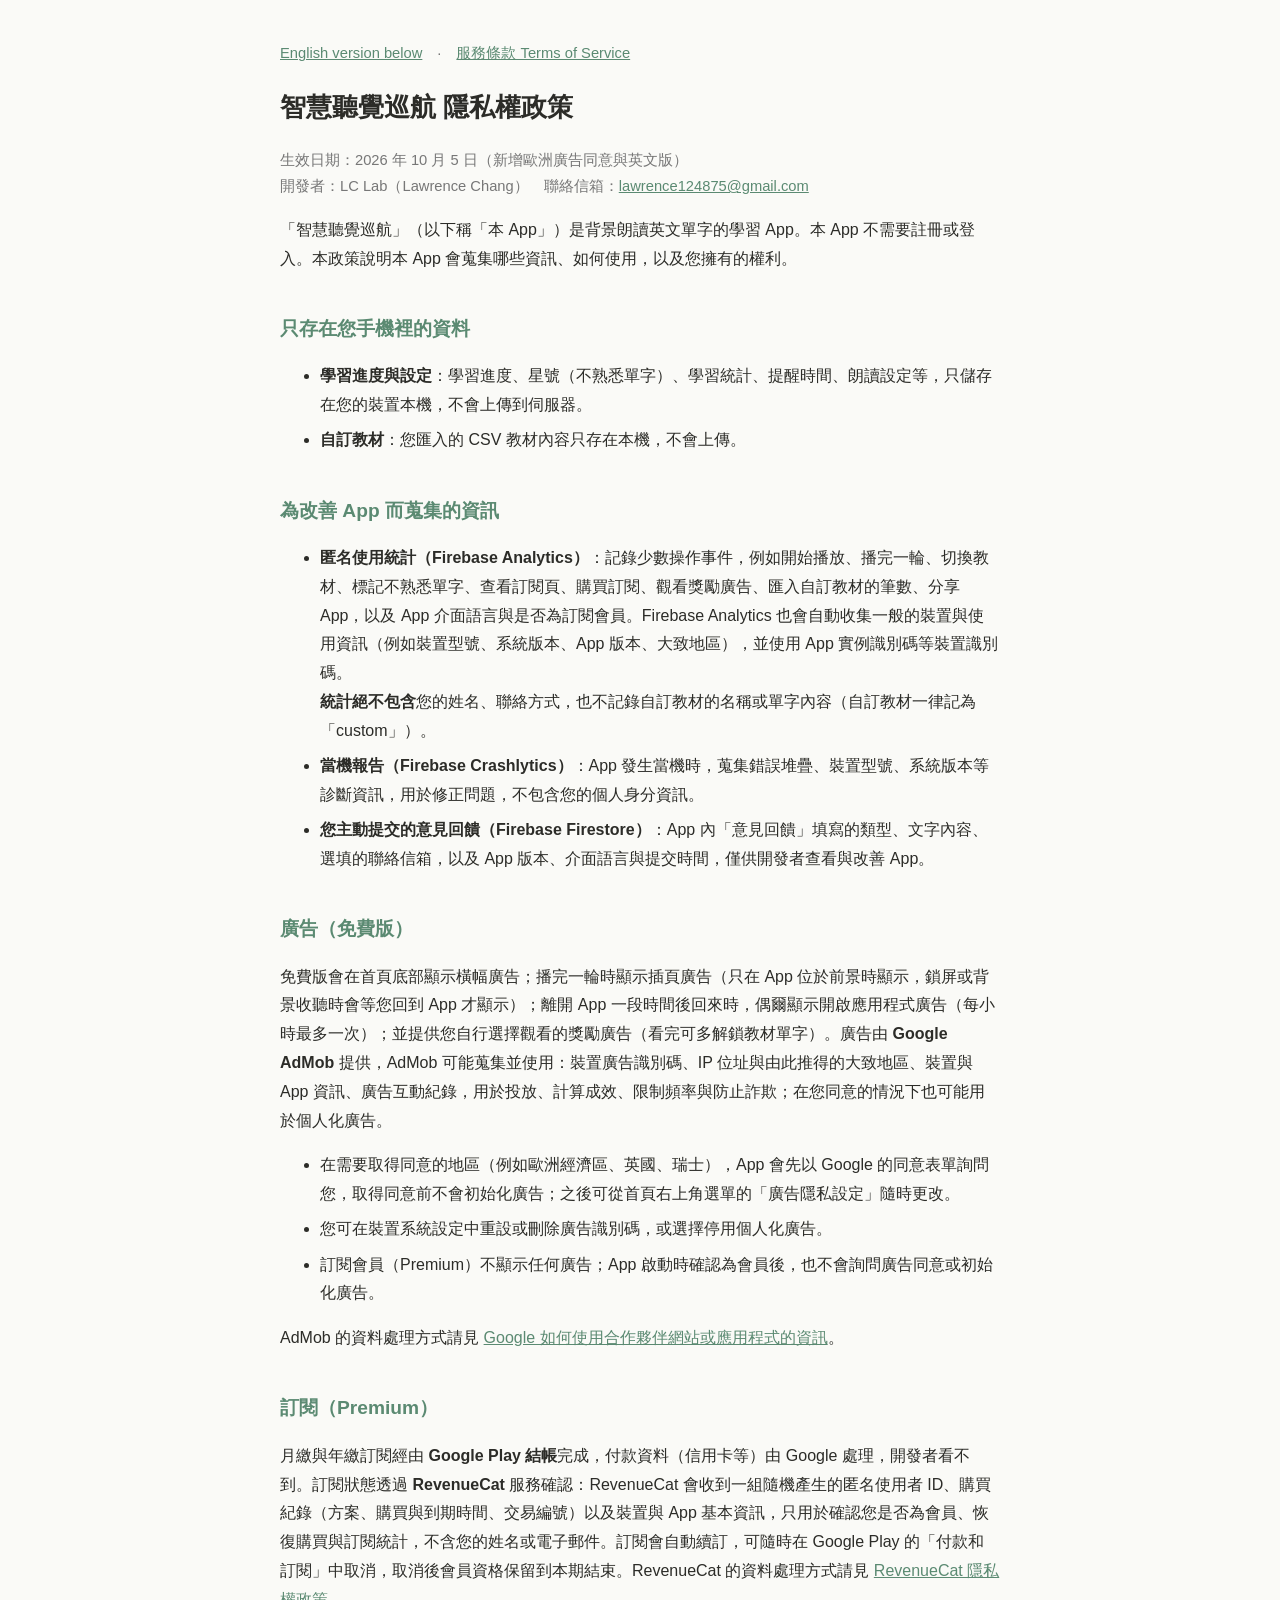
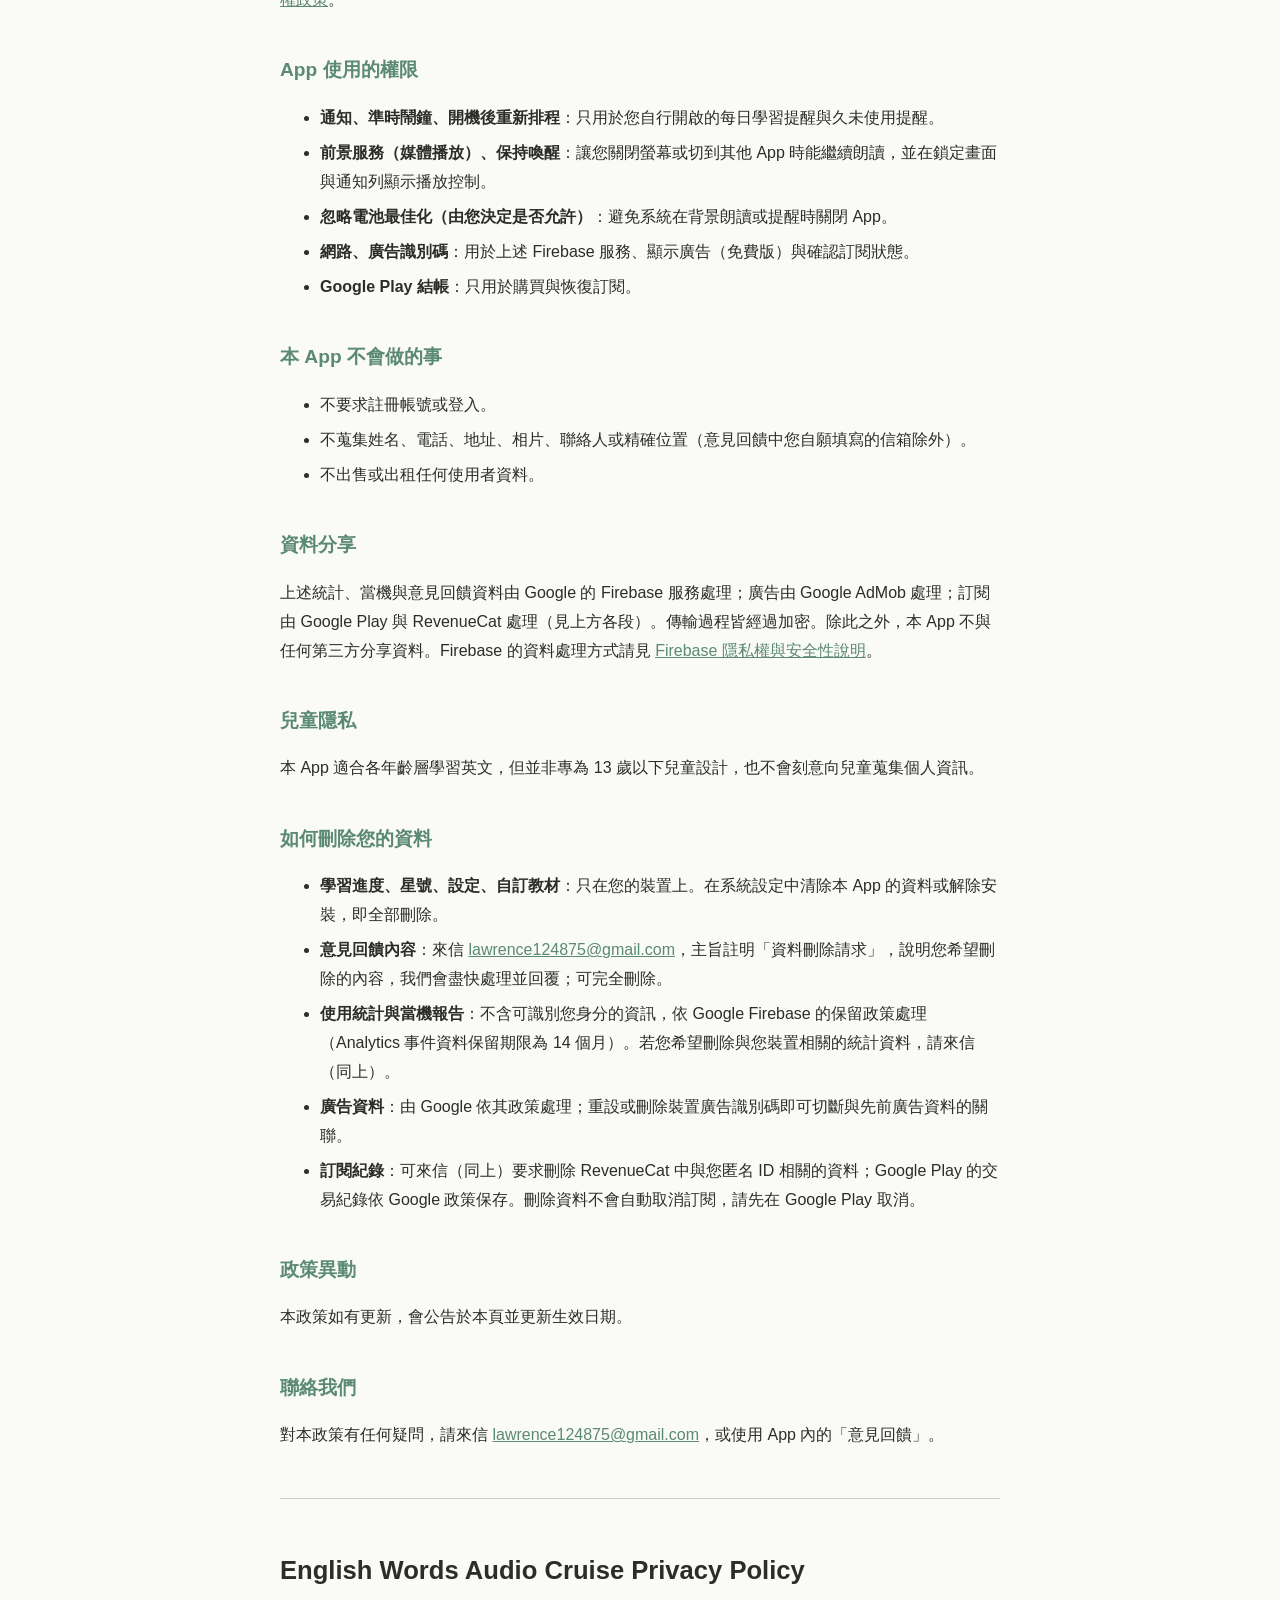
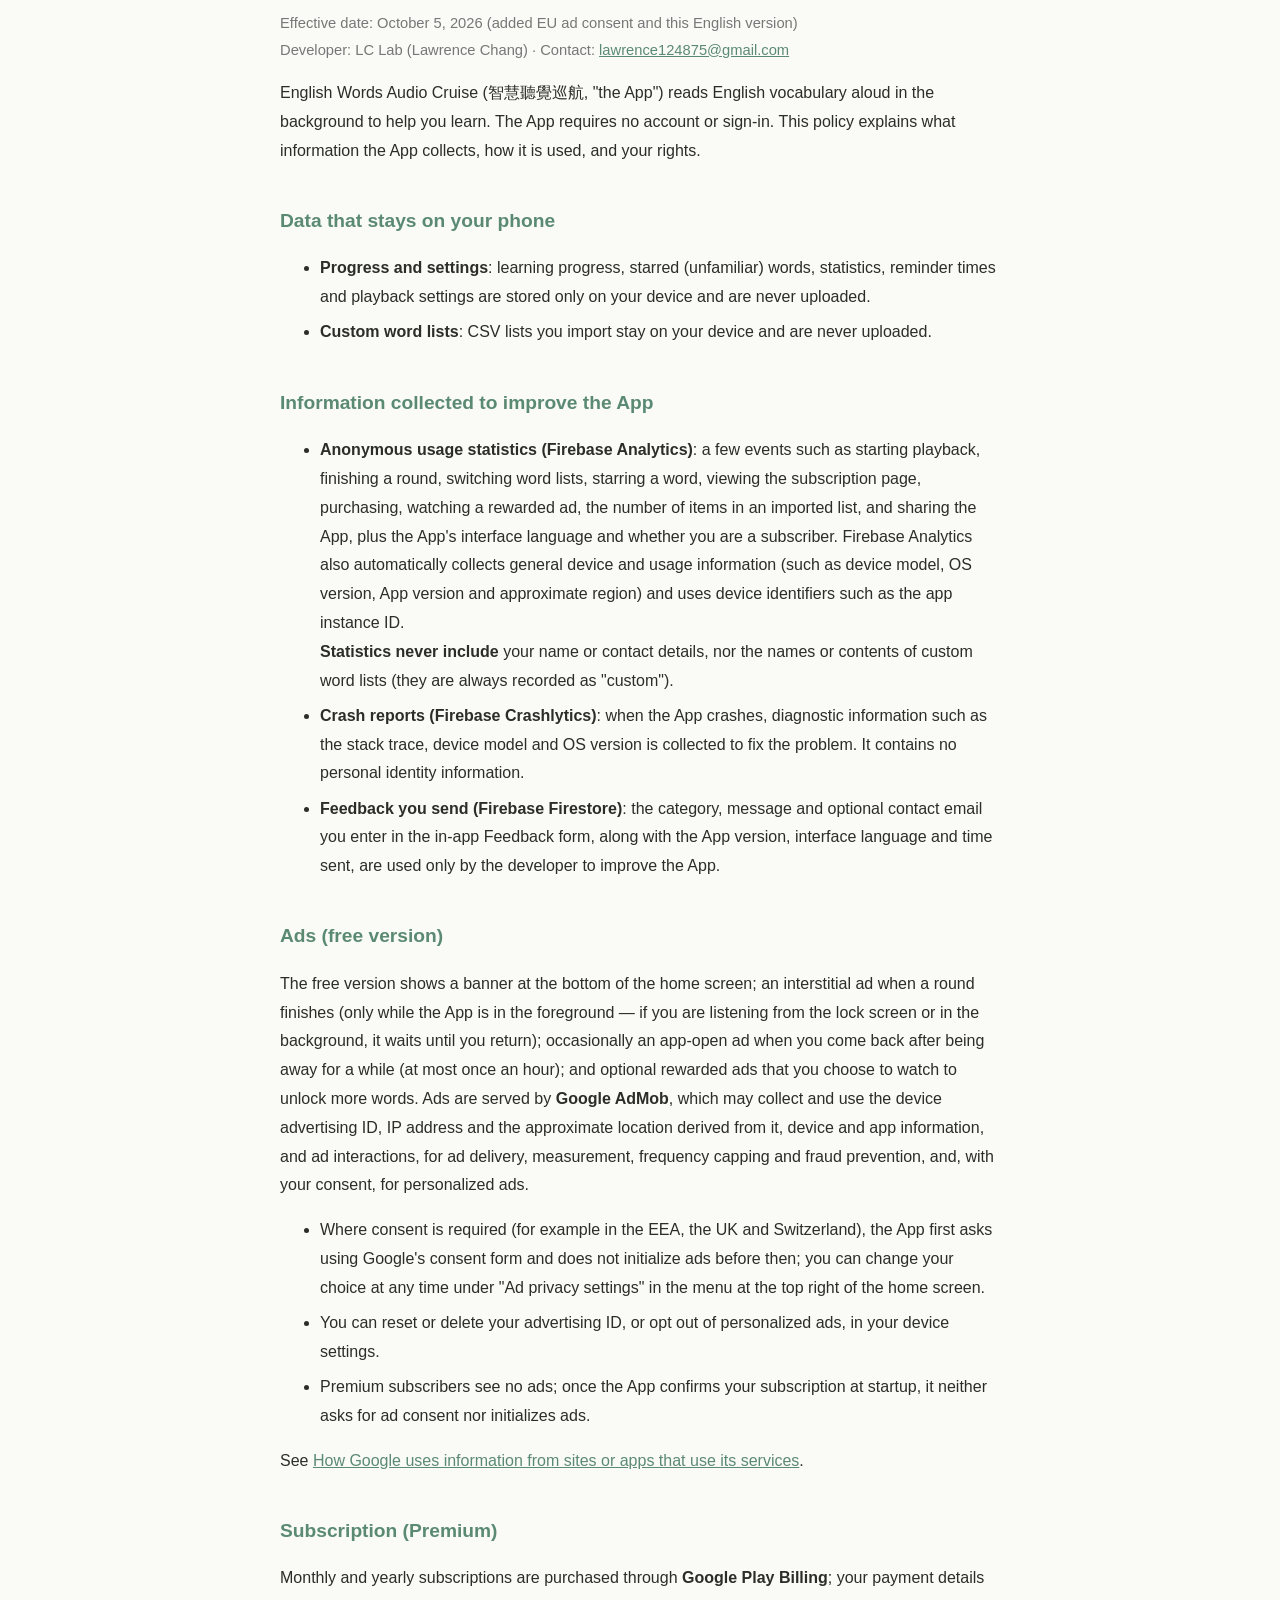
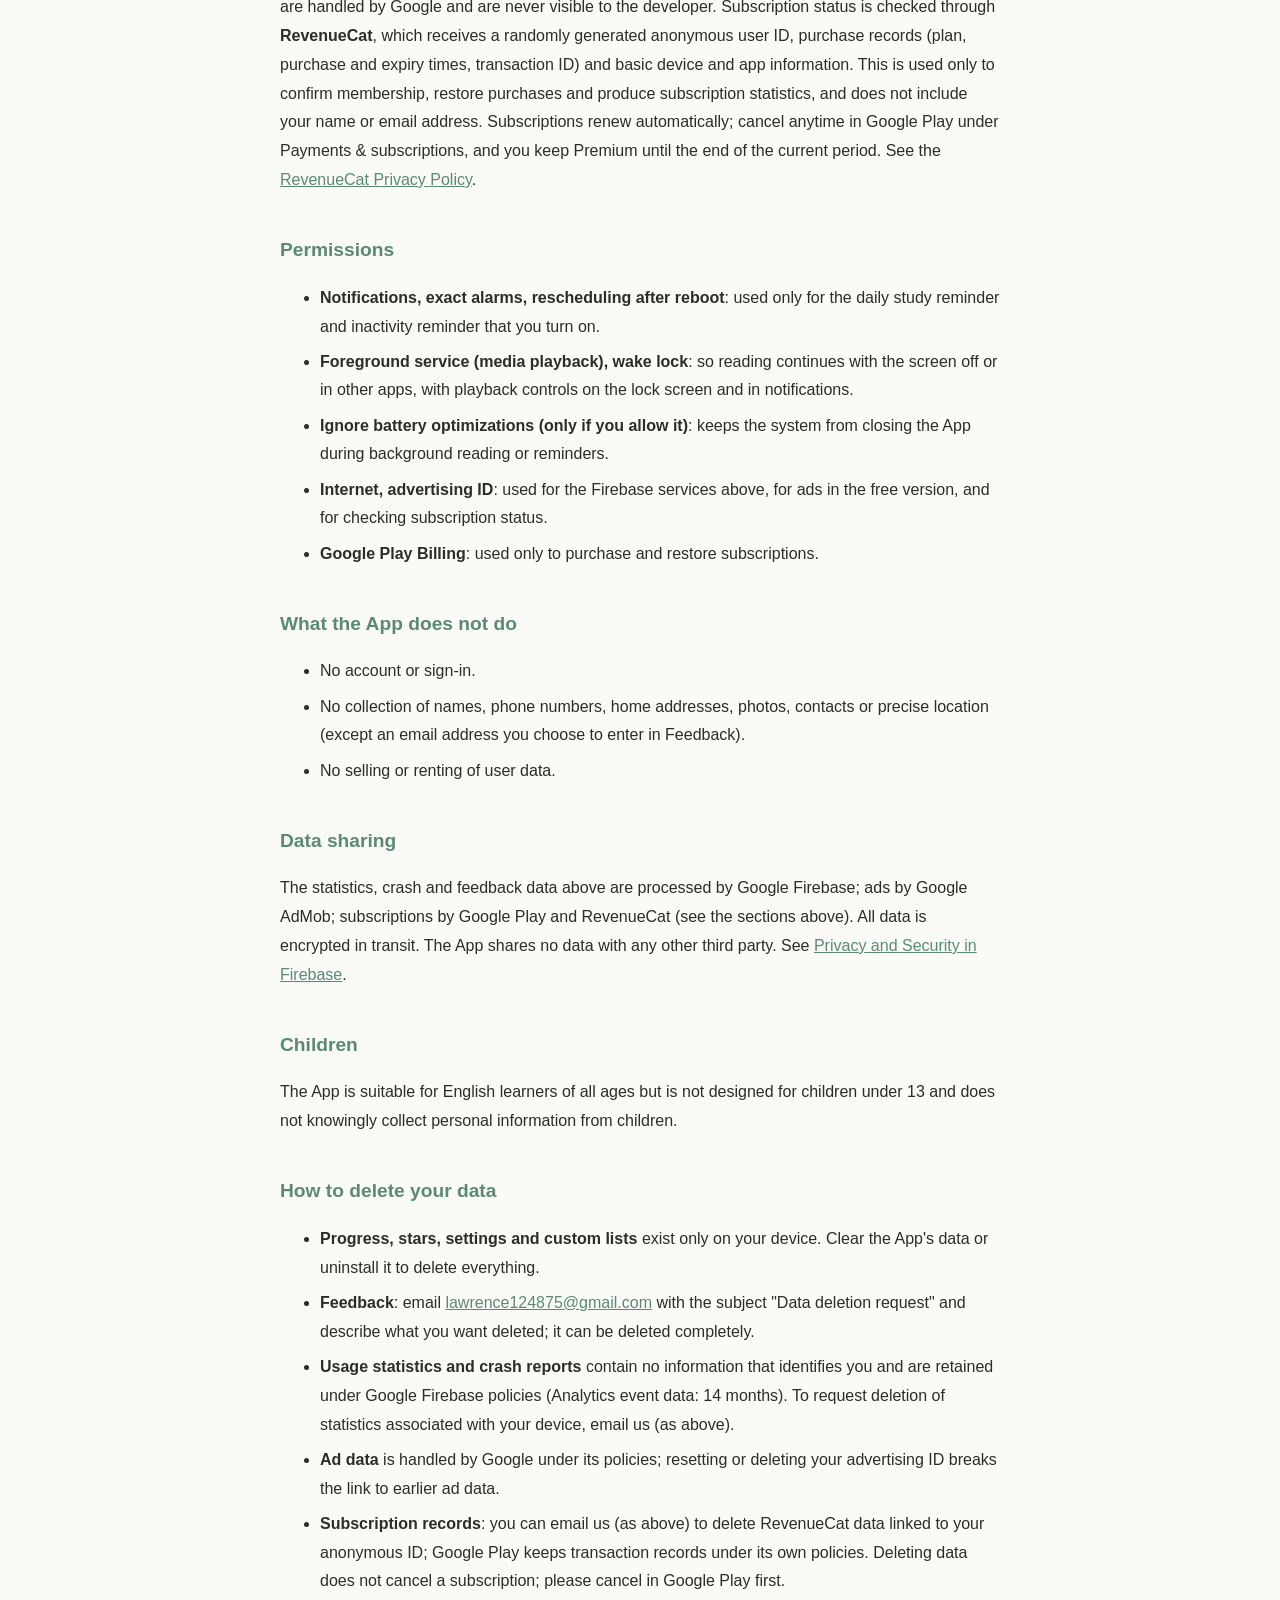
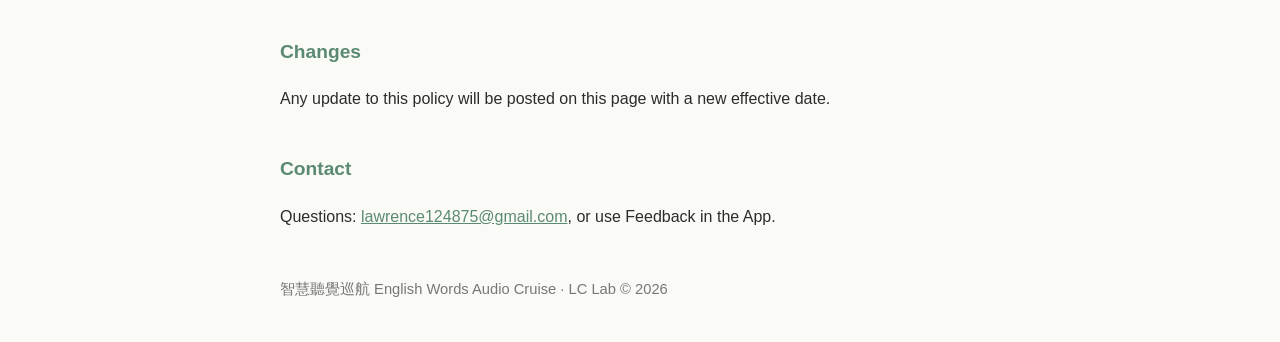
<file: docs/index.html>
<!DOCTYPE html>
<html lang="zh-Hant">
<head>
<meta charset="UTF-8">
<meta name="viewport" content="width=device-width, initial-scale=1.0">
<title>智慧聽覺巡航 - 隱私權政策 Privacy Policy</title>
<style>
  :root { color-scheme: light dark; }
  body { font-family: -apple-system, "Noto Sans TC", "PingFang TC", "Microsoft JhengHei", sans-serif; max-width: 720px; margin: 40px auto; padding: 0 20px; line-height: 1.8; color: #2C2C28; background: #FAFAF7; }
  h1 { font-size: 1.6em; }
  h2 { font-size: 1.2em; margin-top: 2em; color: #5B8A72; }
  a { color: #5B8A72; }
  li { margin-bottom: 0.4em; }
  hr { border: none; border-top: 1px solid #ccc; margin: 3em 0; }
  .meta, footer { color: #777; font-size: 0.92em; }
  footer { margin-top: 3em; }
  @media (prefers-color-scheme: dark) {
    body { color: #E6E6E0; background: #1E1F1C; }
    h2, a { color: #8CC3A6; }
    .meta, footer { color: #A0A098; }
  }
</style>
</head>
<body>
<p class="meta"><a href="#en">English version below</a>　·　<a href="terms.html">服務條款 Terms of Service</a></p>

<h1>智慧聽覺巡航 隱私權政策</h1>
<p class="meta">生效日期：2026 年 10 月 5 日（新增歐洲廣告同意與英文版）<br>
開發者：LC Lab（Lawrence Chang）　聯絡信箱：<a href="mailto:lawrence124875@gmail.com">lawrence124875@gmail.com</a></p>

<p>「智慧聽覺巡航」（以下稱「本 App」）是背景朗讀英文單字的學習 App。本 App 不需要註冊或登入。本政策說明本 App 會蒐集哪些資訊、如何使用，以及您擁有的權利。</p>

<h2>只存在您手機裡的資料</h2>
<ul>
  <li><strong>學習進度與設定</strong>：學習進度、星號（不熟悉單字）、學習統計、提醒時間、朗讀設定等，只儲存在您的裝置本機，不會上傳到伺服器。</li>
  <li><strong>自訂教材</strong>：您匯入的 CSV 教材內容只存在本機，不會上傳。</li>
</ul>

<h2>為改善 App 而蒐集的資訊</h2>
<ul>
  <li><strong>匿名使用統計（Firebase Analytics）</strong>：記錄少數操作事件，例如開始播放、播完一輪、切換教材、標記不熟悉單字、查看訂閱頁、購買訂閱、觀看獎勵廣告、匯入自訂教材的筆數、分享 App，以及 App 介面語言與是否為訂閱會員。Firebase Analytics 也會自動收集一般的裝置與使用資訊（例如裝置型號、系統版本、App 版本、大致地區），並使用 App 實例識別碼等裝置識別碼。<br>
  <strong>統計絕不包含</strong>您的姓名、聯絡方式，也不記錄自訂教材的名稱或單字內容（自訂教材一律記為「custom」）。</li>
  <li><strong>當機報告（Firebase Crashlytics）</strong>：App 發生當機時，蒐集錯誤堆疊、裝置型號、系統版本等診斷資訊，用於修正問題，不包含您的個人身分資訊。</li>
  <li><strong>您主動提交的意見回饋（Firebase Firestore）</strong>：App 內「意見回饋」填寫的類型、文字內容、選填的聯絡信箱，以及 App 版本、介面語言與提交時間，僅供開發者查看與改善 App。</li>
</ul>

<h2>廣告（免費版）</h2>
<p>免費版會在首頁底部顯示橫幅廣告；播完一輪時顯示插頁廣告（只在 App 位於前景時顯示，鎖屏或背景收聽時會等您回到 App 才顯示）；離開 App 一段時間後回來時，偶爾顯示開啟應用程式廣告（每小時最多一次）；並提供您自行選擇觀看的獎勵廣告（看完可多解鎖教材單字）。廣告由 <strong>Google AdMob</strong> 提供，AdMob 可能蒐集並使用：裝置廣告識別碼、IP 位址與由此推得的大致地區、裝置與 App 資訊、廣告互動紀錄，用於投放、計算成效、限制頻率與防止詐欺；在您同意的情況下也可能用於個人化廣告。</p>
<ul>
  <li>在需要取得同意的地區（例如歐洲經濟區、英國、瑞士），App 會先以 Google 的同意表單詢問您，取得同意前不會初始化廣告；之後可從首頁右上角選單的「廣告隱私設定」隨時更改。</li>
  <li>您可在裝置系統設定中重設或刪除廣告識別碼，或選擇停用個人化廣告。</li>
  <li>訂閱會員（Premium）不顯示任何廣告；App 啟動時確認為會員後，也不會詢問廣告同意或初始化廣告。</li>
</ul>
<p>AdMob 的資料處理方式請見 <a href="https://policies.google.com/technologies/partner-sites" target="_blank" rel="noopener">Google 如何使用合作夥伴網站或應用程式的資訊</a>。</p>

<h2>訂閱（Premium）</h2>
<p>月繳與年繳訂閱經由 <strong>Google Play 結帳</strong>完成，付款資料（信用卡等）由 Google 處理，開發者看不到。訂閱狀態透過 <strong>RevenueCat</strong> 服務確認：RevenueCat 會收到一組隨機產生的匿名使用者 ID、購買紀錄（方案、購買與到期時間、交易編號）以及裝置與 App 基本資訊，只用於確認您是否為會員、恢復購買與訂閱統計，不含您的姓名或電子郵件。訂閱會自動續訂，可隨時在 Google Play 的「付款和訂閱」中取消，取消後會員資格保留到本期結束。RevenueCat 的資料處理方式請見 <a href="https://www.revenuecat.com/privacy" target="_blank" rel="noopener">RevenueCat 隱私權政策</a>。</p>

<h2>App 使用的權限</h2>
<ul>
  <li><strong>通知、準時鬧鐘、開機後重新排程</strong>：只用於您自行開啟的每日學習提醒與久未使用提醒。</li>
  <li><strong>前景服務（媒體播放）、保持喚醒</strong>：讓您關閉螢幕或切到其他 App 時能繼續朗讀，並在鎖定畫面與通知列顯示播放控制。</li>
  <li><strong>忽略電池最佳化（由您決定是否允許）</strong>：避免系統在背景朗讀或提醒時關閉 App。</li>
  <li><strong>網路、廣告識別碼</strong>：用於上述 Firebase 服務、顯示廣告（免費版）與確認訂閱狀態。</li>
  <li><strong>Google Play 結帳</strong>：只用於購買與恢復訂閱。</li>
</ul>

<h2>本 App 不會做的事</h2>
<ul>
  <li>不要求註冊帳號或登入。</li>
  <li>不蒐集姓名、電話、地址、相片、聯絡人或精確位置（意見回饋中您自願填寫的信箱除外）。</li>
  <li>不出售或出租任何使用者資料。</li>
</ul>

<h2>資料分享</h2>
<p>上述統計、當機與意見回饋資料由 Google 的 Firebase 服務處理；廣告由 Google AdMob 處理；訂閱由 Google Play 與 RevenueCat 處理（見上方各段）。傳輸過程皆經過加密。除此之外，本 App 不與任何第三方分享資料。Firebase 的資料處理方式請見 <a href="https://firebase.google.com/support/privacy" target="_blank" rel="noopener">Firebase 隱私權與安全性說明</a>。</p>

<h2>兒童隱私</h2>
<p>本 App 適合各年齡層學習英文，但並非專為 13 歲以下兒童設計，也不會刻意向兒童蒐集個人資訊。</p>

<h2 id="data-deletion">如何刪除您的資料</h2>
<ul>
  <li><strong>學習進度、星號、設定、自訂教材</strong>：只在您的裝置上。在系統設定中清除本 App 的資料或解除安裝，即全部刪除。</li>
  <li><strong>意見回饋內容</strong>：來信 <a href="mailto:lawrence124875@gmail.com">lawrence124875@gmail.com</a>，主旨註明「資料刪除請求」，說明您希望刪除的內容，我們會盡快處理並回覆；可完全刪除。</li>
  <li><strong>使用統計與當機報告</strong>：不含可識別您身分的資訊，依 Google Firebase 的保留政策處理（Analytics 事件資料保留期限為 14 個月）。若您希望刪除與您裝置相關的統計資料，請來信（同上）。</li>
  <li><strong>廣告資料</strong>：由 Google 依其政策處理；重設或刪除裝置廣告識別碼即可切斷與先前廣告資料的關聯。</li>
  <li><strong>訂閱紀錄</strong>：可來信（同上）要求刪除 RevenueCat 中與您匿名 ID 相關的資料；Google Play 的交易紀錄依 Google 政策保存。刪除資料不會自動取消訂閱，請先在 Google Play 取消。</li>
</ul>

<h2>政策異動</h2>
<p>本政策如有更新，會公告於本頁並更新生效日期。</p>

<h2>聯絡我們</h2>
<p>對本政策有任何疑問，請來信 <a href="mailto:lawrence124875@gmail.com">lawrence124875@gmail.com</a>，或使用 App 內的「意見回饋」。</p>

<hr>

<h1 id="en">English Words Audio Cruise Privacy Policy</h1>
<p class="meta">Effective date: October 5, 2026 (added EU ad consent and this English version)<br>
Developer: LC Lab (Lawrence Chang) · Contact: <a href="mailto:lawrence124875@gmail.com">lawrence124875@gmail.com</a></p>

<p>English Words Audio Cruise (智慧聽覺巡航, "the App") reads English vocabulary aloud in the background to help you learn. The App requires no account or sign-in. This policy explains what information the App collects, how it is used, and your rights.</p>

<h2>Data that stays on your phone</h2>
<ul>
  <li><strong>Progress and settings</strong>: learning progress, starred (unfamiliar) words, statistics, reminder times and playback settings are stored only on your device and are never uploaded.</li>
  <li><strong>Custom word lists</strong>: CSV lists you import stay on your device and are never uploaded.</li>
</ul>

<h2>Information collected to improve the App</h2>
<ul>
  <li><strong>Anonymous usage statistics (Firebase Analytics)</strong>: a few events such as starting playback, finishing a round, switching word lists, starring a word, viewing the subscription page, purchasing, watching a rewarded ad, the number of items in an imported list, and sharing the App, plus the App's interface language and whether you are a subscriber. Firebase Analytics also automatically collects general device and usage information (such as device model, OS version, App version and approximate region) and uses device identifiers such as the app instance ID.<br>
  <strong>Statistics never include</strong> your name or contact details, nor the names or contents of custom word lists (they are always recorded as "custom").</li>
  <li><strong>Crash reports (Firebase Crashlytics)</strong>: when the App crashes, diagnostic information such as the stack trace, device model and OS version is collected to fix the problem. It contains no personal identity information.</li>
  <li><strong>Feedback you send (Firebase Firestore)</strong>: the category, message and optional contact email you enter in the in-app Feedback form, along with the App version, interface language and time sent, are used only by the developer to improve the App.</li>
</ul>

<h2>Ads (free version)</h2>
<p>The free version shows a banner at the bottom of the home screen; an interstitial ad when a round finishes (only while the App is in the foreground — if you are listening from the lock screen or in the background, it waits until you return); occasionally an app-open ad when you come back after being away for a while (at most once an hour); and optional rewarded ads that you choose to watch to unlock more words. Ads are served by <strong>Google AdMob</strong>, which may collect and use the device advertising ID, IP address and the approximate location derived from it, device and app information, and ad interactions, for ad delivery, measurement, frequency capping and fraud prevention, and, with your consent, for personalized ads.</p>
<ul>
  <li>Where consent is required (for example in the EEA, the UK and Switzerland), the App first asks using Google's consent form and does not initialize ads before then; you can change your choice at any time under "Ad privacy settings" in the menu at the top right of the home screen.</li>
  <li>You can reset or delete your advertising ID, or opt out of personalized ads, in your device settings.</li>
  <li>Premium subscribers see no ads; once the App confirms your subscription at startup, it neither asks for ad consent nor initializes ads.</li>
</ul>
<p>See <a href="https://policies.google.com/technologies/partner-sites" target="_blank" rel="noopener">How Google uses information from sites or apps that use its services</a>.</p>

<h2>Subscription (Premium)</h2>
<p>Monthly and yearly subscriptions are purchased through <strong>Google Play Billing</strong>; your payment details are handled by Google and are never visible to the developer. Subscription status is checked through <strong>RevenueCat</strong>, which receives a randomly generated anonymous user ID, purchase records (plan, purchase and expiry times, transaction ID) and basic device and app information. This is used only to confirm membership, restore purchases and produce subscription statistics, and does not include your name or email address. Subscriptions renew automatically; cancel anytime in Google Play under Payments &amp; subscriptions, and you keep Premium until the end of the current period. See the <a href="https://www.revenuecat.com/privacy" target="_blank" rel="noopener">RevenueCat Privacy Policy</a>.</p>

<h2>Permissions</h2>
<ul>
  <li><strong>Notifications, exact alarms, rescheduling after reboot</strong>: used only for the daily study reminder and inactivity reminder that you turn on.</li>
  <li><strong>Foreground service (media playback), wake lock</strong>: so reading continues with the screen off or in other apps, with playback controls on the lock screen and in notifications.</li>
  <li><strong>Ignore battery optimizations (only if you allow it)</strong>: keeps the system from closing the App during background reading or reminders.</li>
  <li><strong>Internet, advertising ID</strong>: used for the Firebase services above, for ads in the free version, and for checking subscription status.</li>
  <li><strong>Google Play Billing</strong>: used only to purchase and restore subscriptions.</li>
</ul>

<h2>What the App does not do</h2>
<ul>
  <li>No account or sign-in.</li>
  <li>No collection of names, phone numbers, home addresses, photos, contacts or precise location (except an email address you choose to enter in Feedback).</li>
  <li>No selling or renting of user data.</li>
</ul>

<h2>Data sharing</h2>
<p>The statistics, crash and feedback data above are processed by Google Firebase; ads by Google AdMob; subscriptions by Google Play and RevenueCat (see the sections above). All data is encrypted in transit. The App shares no data with any other third party. See <a href="https://firebase.google.com/support/privacy" target="_blank" rel="noopener">Privacy and Security in Firebase</a>.</p>

<h2>Children</h2>
<p>The App is suitable for English learners of all ages but is not designed for children under 13 and does not knowingly collect personal information from children.</p>

<h2 id="data-deletion-en">How to delete your data</h2>
<ul>
  <li><strong>Progress, stars, settings and custom lists</strong> exist only on your device. Clear the App's data or uninstall it to delete everything.</li>
  <li><strong>Feedback</strong>: email <a href="mailto:lawrence124875@gmail.com">lawrence124875@gmail.com</a> with the subject "Data deletion request" and describe what you want deleted; it can be deleted completely.</li>
  <li><strong>Usage statistics and crash reports</strong> contain no information that identifies you and are retained under Google Firebase policies (Analytics event data: 14 months). To request deletion of statistics associated with your device, email us (as above).</li>
  <li><strong>Ad data</strong> is handled by Google under its policies; resetting or deleting your advertising ID breaks the link to earlier ad data.</li>
  <li><strong>Subscription records</strong>: you can email us (as above) to delete RevenueCat data linked to your anonymous ID; Google Play keeps transaction records under its own policies. Deleting data does not cancel a subscription; please cancel in Google Play first.</li>
</ul>

<h2>Changes</h2>
<p>Any update to this policy will be posted on this page with a new effective date.</p>

<h2>Contact</h2>
<p>Questions: <a href="mailto:lawrence124875@gmail.com">lawrence124875@gmail.com</a>, or use Feedback in the App.</p>

<footer>智慧聽覺巡航 English Words Audio Cruise · LC Lab © 2026</footer>
</body>
</html>
</file>
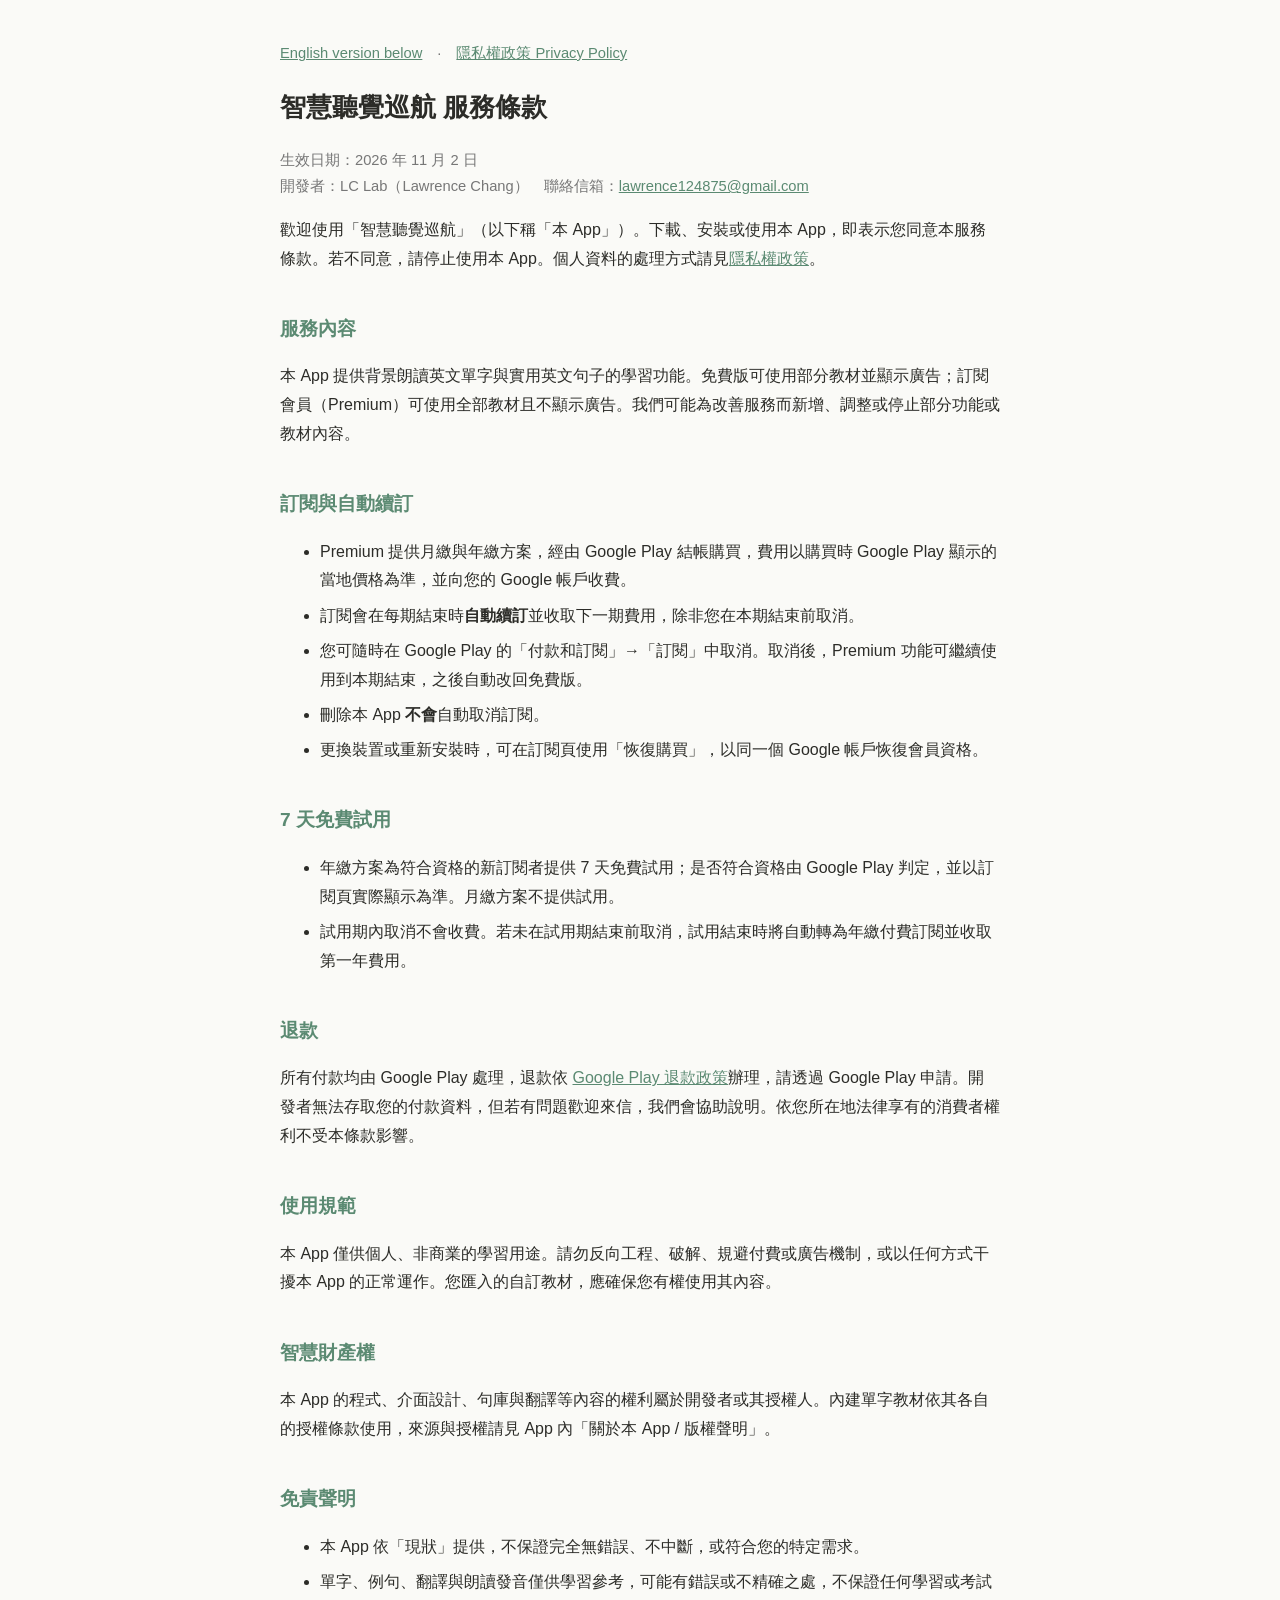
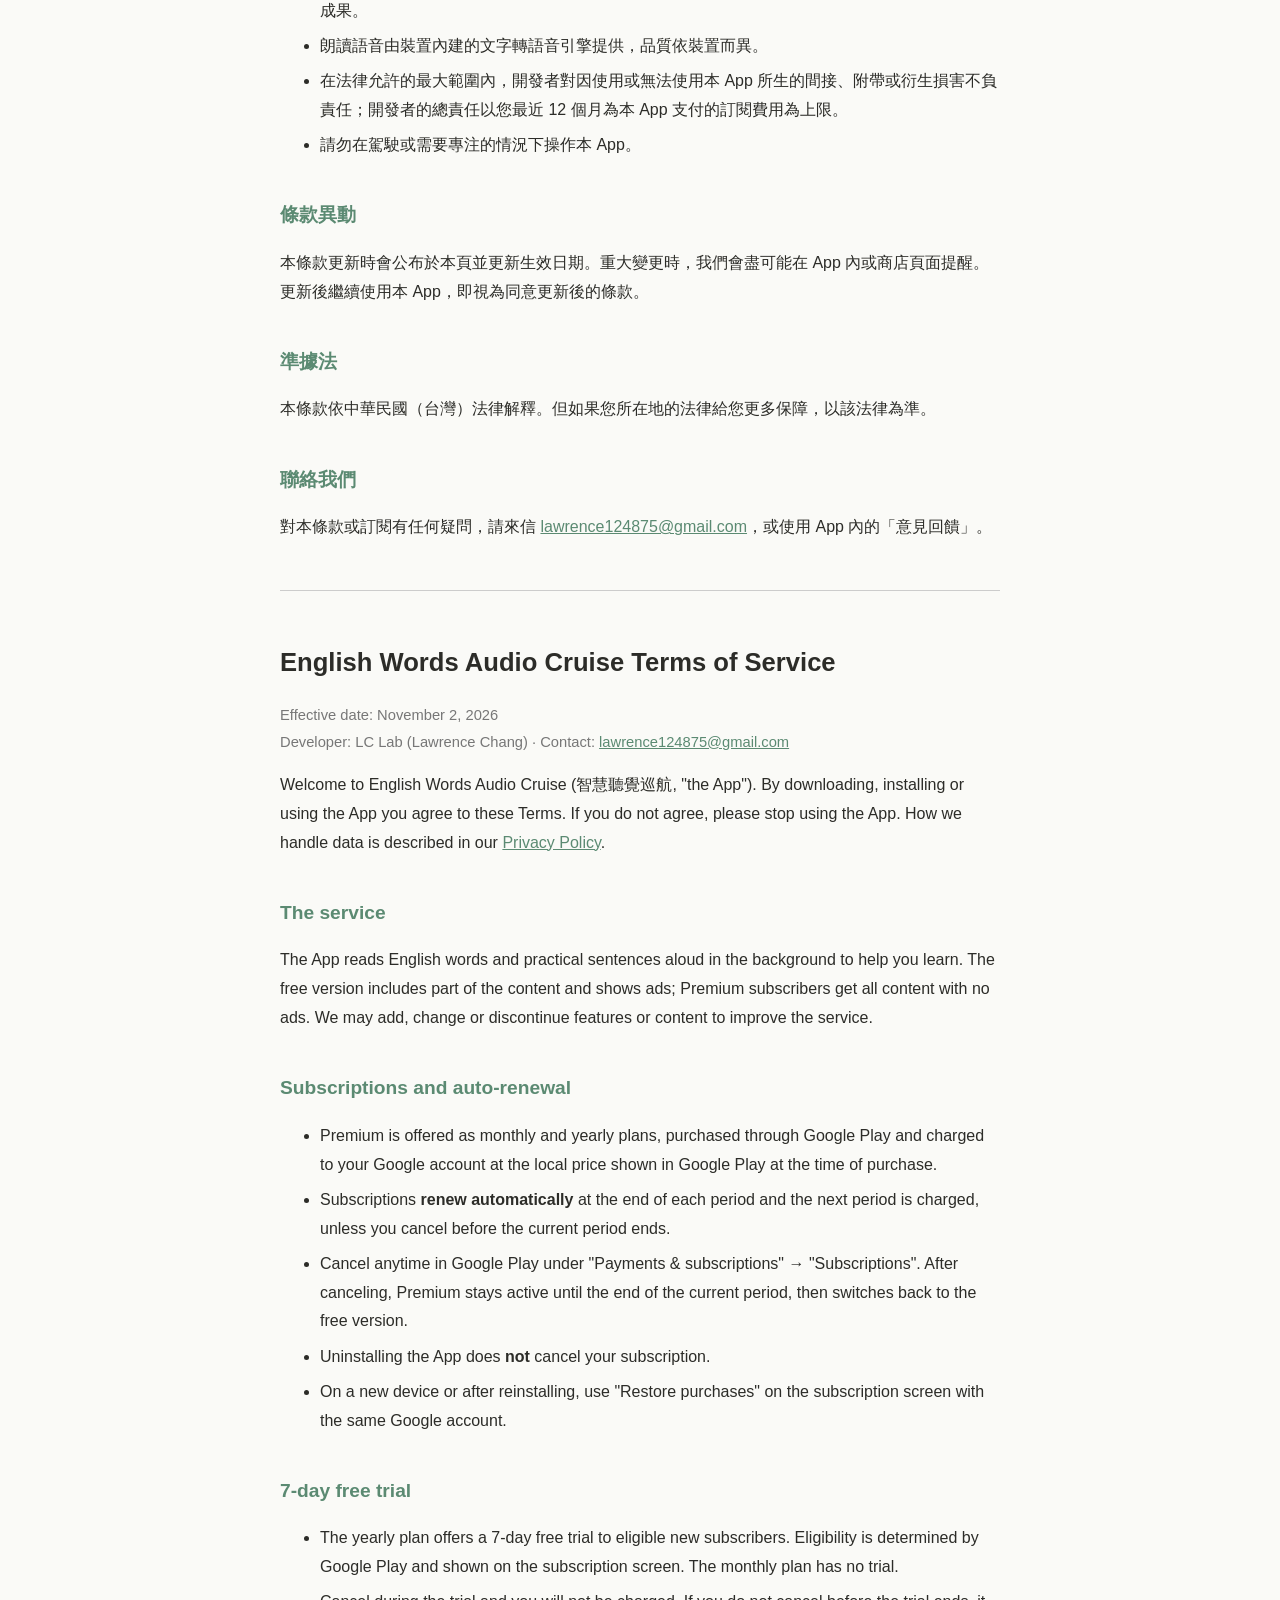
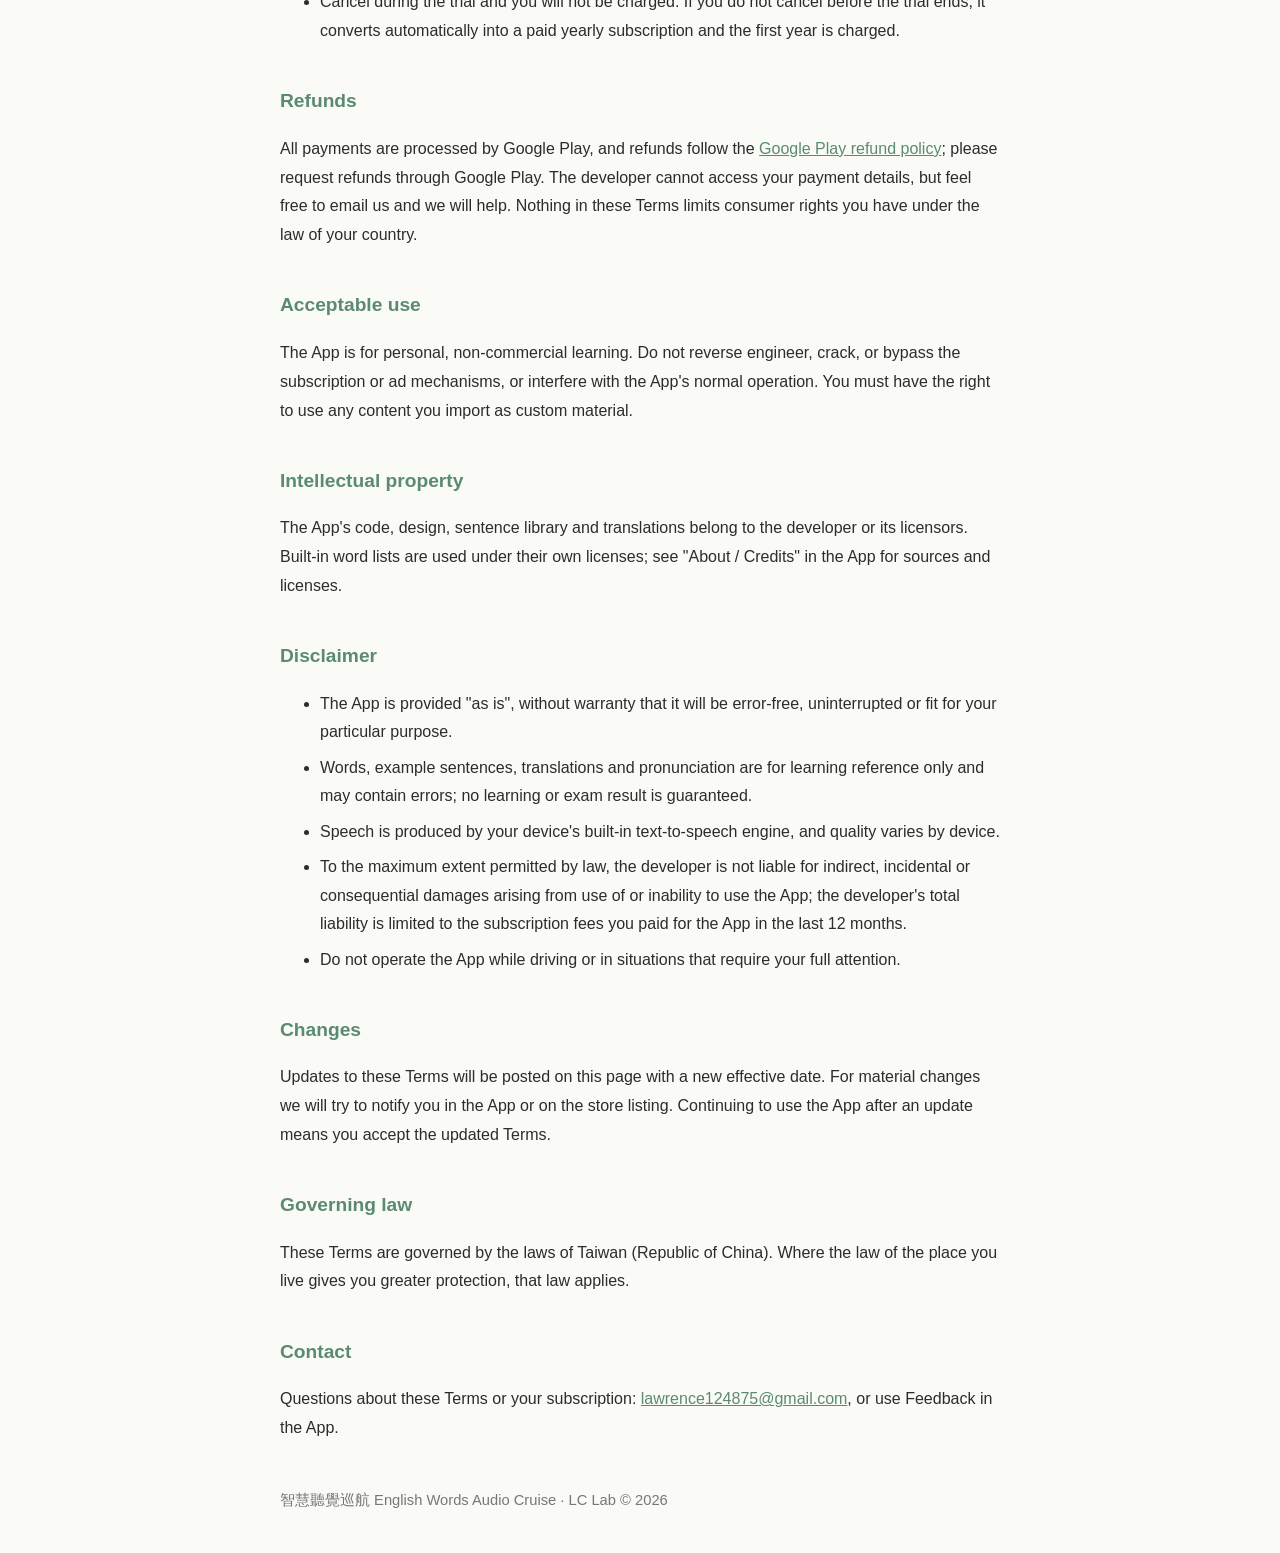
<file: docs/terms.html>
<!DOCTYPE html>
<html lang="zh-Hant">
<head>
<meta charset="UTF-8">
<meta name="viewport" content="width=device-width, initial-scale=1.0">
<title>智慧聽覺巡航 - 服務條款 Terms of Service</title>
<style>
  :root { color-scheme: light dark; }
  body { font-family: -apple-system, "Noto Sans TC", "PingFang TC", "Microsoft JhengHei", sans-serif; max-width: 720px; margin: 40px auto; padding: 0 20px; line-height: 1.8; color: #2C2C28; background: #FAFAF7; }
  h1 { font-size: 1.6em; }
  h2 { font-size: 1.2em; margin-top: 2em; color: #5B8A72; }
  a { color: #5B8A72; }
  li { margin-bottom: 0.4em; }
  hr { border: none; border-top: 1px solid #ccc; margin: 3em 0; }
  .meta, footer { color: #777; font-size: 0.92em; }
  footer { margin-top: 3em; }
  @media (prefers-color-scheme: dark) {
    body { color: #E6E6E0; background: #1E1F1C; }
    h2, a { color: #8CC3A6; }
    .meta, footer { color: #A0A098; }
  }
</style>
</head>
<body>
<p class="meta"><a href="#en">English version below</a>　·　<a href="./">隱私權政策 Privacy Policy</a></p>

<h1>智慧聽覺巡航 服務條款</h1>
<p class="meta">生效日期：2026 年 11 月 2 日<br>
開發者：LC Lab（Lawrence Chang）　聯絡信箱：<a href="mailto:lawrence124875@gmail.com">lawrence124875@gmail.com</a></p>

<p>歡迎使用「智慧聽覺巡航」（以下稱「本 App」）。下載、安裝或使用本 App，即表示您同意本服務條款。若不同意，請停止使用本 App。個人資料的處理方式請見<a href="./">隱私權政策</a>。</p>

<h2>服務內容</h2>
<p>本 App 提供背景朗讀英文單字與實用英文句子的學習功能。免費版可使用部分教材並顯示廣告；訂閱會員（Premium）可使用全部教材且不顯示廣告。我們可能為改善服務而新增、調整或停止部分功能或教材內容。</p>

<h2>訂閱與自動續訂</h2>
<ul>
  <li>Premium 提供月繳與年繳方案，經由 Google Play 結帳購買，費用以購買時 Google Play 顯示的當地價格為準，並向您的 Google 帳戶收費。</li>
  <li>訂閱會在每期結束時<strong>自動續訂</strong>並收取下一期費用，除非您在本期結束前取消。</li>
  <li>您可隨時在 Google Play 的「付款和訂閱」→「訂閱」中取消。取消後，Premium 功能可繼續使用到本期結束，之後自動改回免費版。</li>
  <li>刪除本 App <strong>不會</strong>自動取消訂閱。</li>
  <li>更換裝置或重新安裝時，可在訂閱頁使用「恢復購買」，以同一個 Google 帳戶恢復會員資格。</li>
</ul>

<h2>7 天免費試用</h2>
<ul>
  <li>年繳方案為符合資格的新訂閱者提供 7 天免費試用；是否符合資格由 Google Play 判定，並以訂閱頁實際顯示為準。月繳方案不提供試用。</li>
  <li>試用期內取消不會收費。若未在試用期結束前取消，試用結束時將自動轉為年繳付費訂閱並收取第一年費用。</li>
</ul>

<h2>退款</h2>
<p>所有付款均由 Google Play 處理，退款依 <a href="https://support.google.com/googleplay/answer/2479637" target="_blank" rel="noopener">Google Play 退款政策</a>辦理，請透過 Google Play 申請。開發者無法存取您的付款資料，但若有問題歡迎來信，我們會協助說明。依您所在地法律享有的消費者權利不受本條款影響。</p>

<h2>使用規範</h2>
<p>本 App 僅供個人、非商業的學習用途。請勿反向工程、破解、規避付費或廣告機制，或以任何方式干擾本 App 的正常運作。您匯入的自訂教材，應確保您有權使用其內容。</p>

<h2>智慧財產權</h2>
<p>本 App 的程式、介面設計、句庫與翻譯等內容的權利屬於開發者或其授權人。內建單字教材依其各自的授權條款使用，來源與授權請見 App 內「關於本 App / 版權聲明」。</p>

<h2>免責聲明</h2>
<ul>
  <li>本 App 依「現狀」提供，不保證完全無錯誤、不中斷，或符合您的特定需求。</li>
  <li>單字、例句、翻譯與朗讀發音僅供學習參考，可能有錯誤或不精確之處，不保證任何學習或考試成果。</li>
  <li>朗讀語音由裝置內建的文字轉語音引擎提供，品質依裝置而異。</li>
  <li>在法律允許的最大範圍內，開發者對因使用或無法使用本 App 所生的間接、附帶或衍生損害不負責任；開發者的總責任以您最近 12 個月為本 App 支付的訂閱費用為上限。</li>
  <li>請勿在駕駛或需要專注的情況下操作本 App。</li>
</ul>

<h2>條款異動</h2>
<p>本條款更新時會公布於本頁並更新生效日期。重大變更時，我們會盡可能在 App 內或商店頁面提醒。更新後繼續使用本 App，即視為同意更新後的條款。</p>

<h2>準據法</h2>
<p>本條款依中華民國（台灣）法律解釋。但如果您所在地的法律給您更多保障，以該法律為準。</p>

<h2>聯絡我們</h2>
<p>對本條款或訂閱有任何疑問，請來信 <a href="mailto:lawrence124875@gmail.com">lawrence124875@gmail.com</a>，或使用 App 內的「意見回饋」。</p>

<hr>

<h1 id="en">English Words Audio Cruise Terms of Service</h1>
<p class="meta">Effective date: November 2, 2026<br>
Developer: LC Lab (Lawrence Chang) · Contact: <a href="mailto:lawrence124875@gmail.com">lawrence124875@gmail.com</a></p>

<p>Welcome to English Words Audio Cruise (智慧聽覺巡航, "the App"). By downloading, installing or using the App you agree to these Terms. If you do not agree, please stop using the App. How we handle data is described in our <a href="./#en">Privacy Policy</a>.</p>

<h2>The service</h2>
<p>The App reads English words and practical sentences aloud in the background to help you learn. The free version includes part of the content and shows ads; Premium subscribers get all content with no ads. We may add, change or discontinue features or content to improve the service.</p>

<h2>Subscriptions and auto-renewal</h2>
<ul>
  <li>Premium is offered as monthly and yearly plans, purchased through Google Play and charged to your Google account at the local price shown in Google Play at the time of purchase.</li>
  <li>Subscriptions <strong>renew automatically</strong> at the end of each period and the next period is charged, unless you cancel before the current period ends.</li>
  <li>Cancel anytime in Google Play under "Payments &amp; subscriptions" → "Subscriptions". After canceling, Premium stays active until the end of the current period, then switches back to the free version.</li>
  <li>Uninstalling the App does <strong>not</strong> cancel your subscription.</li>
  <li>On a new device or after reinstalling, use "Restore purchases" on the subscription screen with the same Google account.</li>
</ul>

<h2>7-day free trial</h2>
<ul>
  <li>The yearly plan offers a 7-day free trial to eligible new subscribers. Eligibility is determined by Google Play and shown on the subscription screen. The monthly plan has no trial.</li>
  <li>Cancel during the trial and you will not be charged. If you do not cancel before the trial ends, it converts automatically into a paid yearly subscription and the first year is charged.</li>
</ul>

<h2>Refunds</h2>
<p>All payments are processed by Google Play, and refunds follow the <a href="https://support.google.com/googleplay/answer/2479637" target="_blank" rel="noopener">Google Play refund policy</a>; please request refunds through Google Play. The developer cannot access your payment details, but feel free to email us and we will help. Nothing in these Terms limits consumer rights you have under the law of your country.</p>

<h2>Acceptable use</h2>
<p>The App is for personal, non-commercial learning. Do not reverse engineer, crack, or bypass the subscription or ad mechanisms, or interfere with the App's normal operation. You must have the right to use any content you import as custom material.</p>

<h2>Intellectual property</h2>
<p>The App's code, design, sentence library and translations belong to the developer or its licensors. Built-in word lists are used under their own licenses; see "About / Credits" in the App for sources and licenses.</p>

<h2>Disclaimer</h2>
<ul>
  <li>The App is provided "as is", without warranty that it will be error-free, uninterrupted or fit for your particular purpose.</li>
  <li>Words, example sentences, translations and pronunciation are for learning reference only and may contain errors; no learning or exam result is guaranteed.</li>
  <li>Speech is produced by your device's built-in text-to-speech engine, and quality varies by device.</li>
  <li>To the maximum extent permitted by law, the developer is not liable for indirect, incidental or consequential damages arising from use of or inability to use the App; the developer's total liability is limited to the subscription fees you paid for the App in the last 12 months.</li>
  <li>Do not operate the App while driving or in situations that require your full attention.</li>
</ul>

<h2>Changes</h2>
<p>Updates to these Terms will be posted on this page with a new effective date. For material changes we will try to notify you in the App or on the store listing. Continuing to use the App after an update means you accept the updated Terms.</p>

<h2>Governing law</h2>
<p>These Terms are governed by the laws of Taiwan (Republic of China). Where the law of the place you live gives you greater protection, that law applies.</p>

<h2>Contact</h2>
<p>Questions about these Terms or your subscription: <a href="mailto:lawrence124875@gmail.com">lawrence124875@gmail.com</a>, or use Feedback in the App.</p>

<footer>智慧聽覺巡航 English Words Audio Cruise · LC Lab © 2026</footer>
</body>
</html>
</file>
